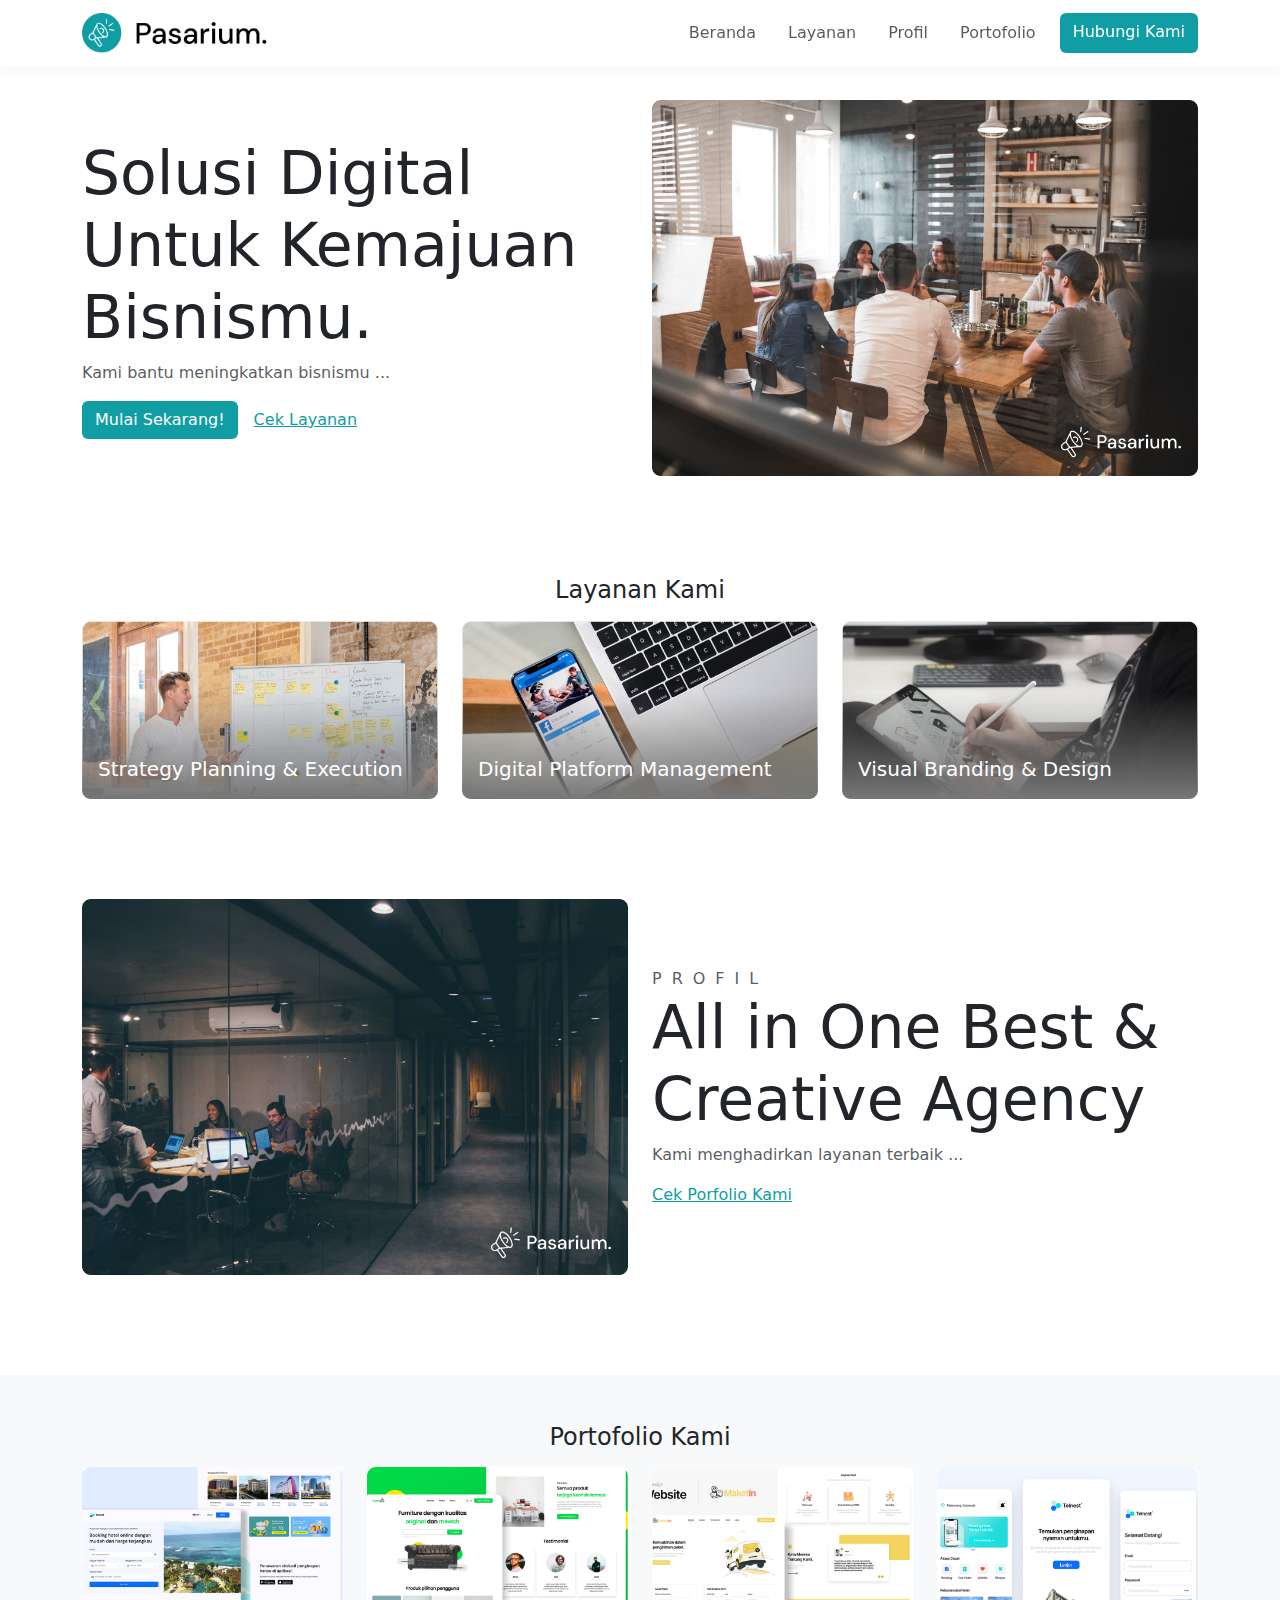
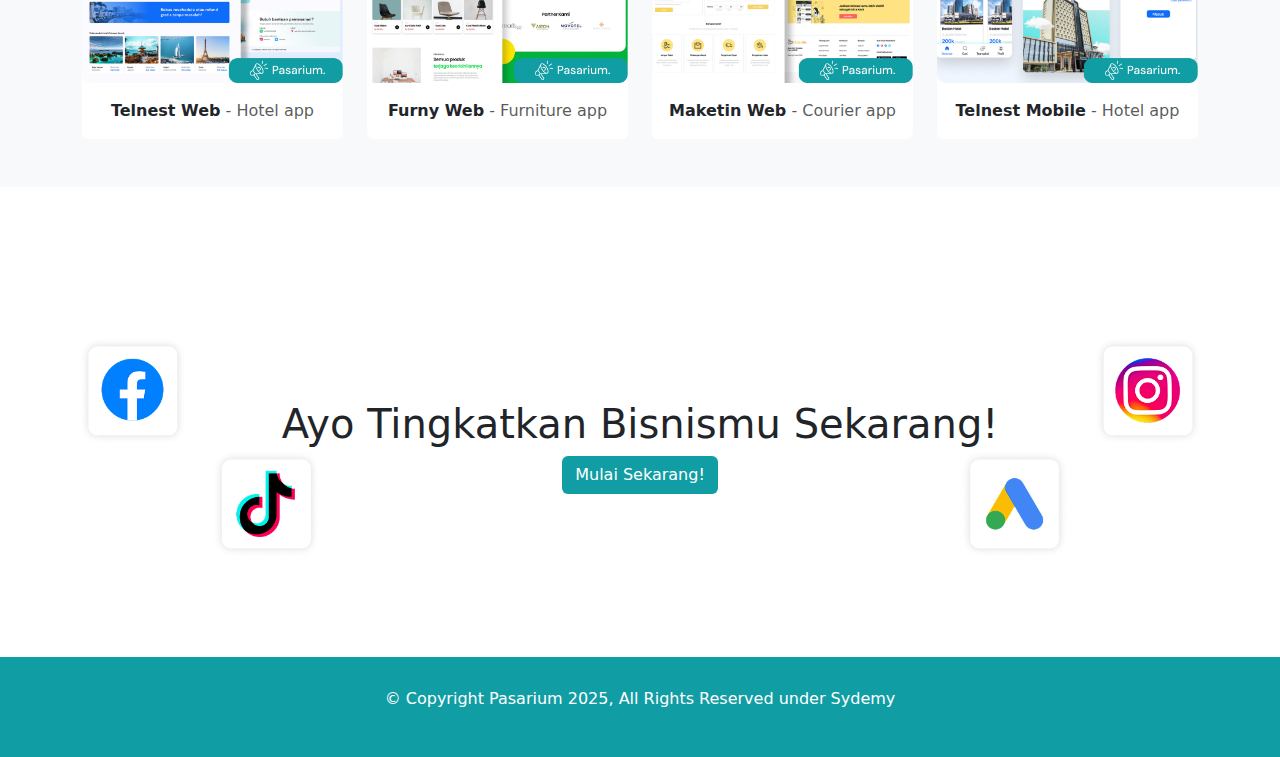
<file: index.html>
<!DOCTYPE html>
<html lang="en">
<!-- <!DOCTYPE html> = mendefinisikan bahwa ini adalah dokumen HTML5 -->
<!-- lang="en" = bahasa default dokumen adalah Inggris -->

<head>
    <meta charset="UTF-8">
    <!-- charset UTF-8 = standar encoding karakter supaya semua huruf, angka, dan simbol bisa tampil dengan benar -->

    <meta name="viewport" content="width=device-width, initial-scale=1.0">
    <!-- viewport = agar website responsive di semua perangkat, terutama mobile -->

    <title>Pasarium - Digital Agency</title>
    <!-- judul halaman yang tampil di tab browser -->

    <!-- favicon -->
    <link rel="shortcut icon" href="./assets/favicon.png" type="image/x-icon">
    <!-- favicon = ikon kecil yang muncul di tab browser -->

    <!-- my css -->
    <link rel="stylesheet" href="./style.css">
    <!-- memanggil file CSS buatan sendiri untuk styling custom -->

    <!-- bootstrap -->
    <link rel="stylesheet" href="https://cdn.jsdelivr.net/npm/bootstrap@5.3.8/dist/css/bootstrap.min.css">
    <!-- memanggil library Bootstrap CSS versi 5.3.8 -->

    <script src="https://cdn.jsdelivr.net/npm/bootstrap@5.3.8/dist/js/bootstrap.bundle.min.js"></script>
    <!-- memanggil JavaScript Bootstrap (sudah termasuk Popper.js) -->
</head>

<body>
    <!-- navbar -->
    <nav class="navbar navbar-expand-lg fixed-top">
        <!-- navbar Bootstrap dengan posisi fixed-top (selalu menempel di atas layar) -->
        <div class="container">
            <a class="navbar-brand" href="#"><img src="./assets/logo.png" alt=""></a>
            <!-- navbar-brand = logo perusahaan -->

            <button class="navbar-toggler" type="button" data-bs-toggle="collapse" data-bs-target="#navbarNavAltMarkup"
                aria-controls="navbarNavAltMarkup" aria-expanded="false" aria-label="Toggle navigation">
                <!-- tombol menu (hamburger) saat tampilan di HP/tablet -->
                <span class="navbar-toggler-icon"></span>
            </button>

            <div class="collapse navbar-collapse" id="navbarNavAltMarkup">
                <!-- menu akan collapse (disembunyikan) di layar kecil -->
                <div class="navbar-nav gap-3">
                    <!-- daftar menu navigasi -->
                    <a class="nav-link" aria-current="page" href="#">Beranda</a>
                    <a class="nav-link" href="#layanan">Layanan</a>
                    <a class="nav-link" href="#profil">Profil</a>
                    <a class="nav-link" href="#portofolio">Portofolio</a>
                    <a class="btn btn-utama" href="./contact.html">Hubungi Kami</a>
                </div>
            </div>
        </div>
    </nav>
    <!-- navbar -->

    <!-- hero -->
    <div id="hero">
        <!-- bagian hero (banner utama) -->
        <div class="container">
            <div class="row d-flex align-items-center">
                <div class="col-lg-6">
                    <!-- konten teks di sisi kiri -->
                    <h1>Solusi Digital Untuk Kemajuan Bisnismu.</h1>
                    <p class="text-muted">Kami bantu meningkatkan bisnismu ...</p>
                    <div class="action d-flex align-items-center">
                        <a class="btn btn-utama" href="./contact.html">Mulai Sekarang!</a>
                        <a class="ms-3 text-link" href="#layanan">Cek Layanan</a>
                    </div>
                </div>
                <div class="col-lg-6">
                    <!-- gambar di sisi kanan -->
                    <img src="./assets/img-hero.png" alt="">
                </div>
            </div>
        </div>
    </div>
    <!-- hero -->

    <!-- layanan -->
    <div id="layanan">
        <!-- bagian layanan perusahaan -->
        <div class="container">
            <h4 class="text-center">Layanan Kami</h4>
            <div class="row mt-3">
                <!-- setiap col-lg-4 = 3 kolom (grid 12/3=4) -->
                <div class="col-lg-4">
                    <div class="card">
                        <img src="./assets/img-layanan1.png" class="card-img" alt="layanan1">
                        <div class="card-img-overlay">
                            <h5 class="card-title">Strategy Planning & Execution</h5>
                        </div>
                    </div>
                </div>
                <div class="col-lg-4">
                    <div class="card">
                        <img src="./assets/img-layanan2.png" class="card-img" alt="layanan2">
                        <div class="card-img-overlay">
                            <h5 class="card-title">Digital Platform Management</h5>
                        </div>
                    </div>
                </div>
                <div class="col-lg-4">
                    <div class="card">
                        <img src="./assets/img-layanan3.png" class="card-img" alt="layanan3">
                        <div class="card-img-overlay">
                            <h5 class="card-title">Visual Branding & Design</h5>
                        </div>
                    </div>
                </div>
            </div>
        </div>
    </div>
    <!-- layanan -->

    <!-- profil -->
    <div id="profil">
        <!-- bagian profil perusahaan -->
        <div class="container">
            <div class="row d-flex align-items-center">
                <div class="col-lg-6">
                    <!-- gambar profil -->
                    <img src="./assets/img-profil.png" alt="profil">
                </div>
                <div class="col-lg-6">
                    <!-- teks deskripsi profil -->
                    <span class="text-muted">profil</span>
                    <h1>All in One Best & Creative Agency</h1>
                    <p class="text-muted">Kami menghadirkan layanan terbaik ...</p>
                    <a class="text-link" href="#portofolio">Cek Porfolio Kami</a>
                </div>
            </div>
        </div>
    </div>
    <!-- profil -->

    <!-- portofolio -->
    <div id="portofolio" class="bg-body-tertiary p-5">
        <!-- bagian portofolio -->
        <div class="container">
            <h4 class="text-center">Portofolio Kami</h4>
            <div class="row mt-3">
                <!-- setiap col-lg-3 = 4 kolom (grid 12/4=3) -->
                <div class="col-lg-3">
                    <div class="card">
                        <img src="./assets/img-port1.png" class="card-img-top" alt="port1">
                        <div class="card-body">
                            <p class="card-text"><b>Telnest Web</b> <span class="text-muted"> - Hotel app</span></p>
                        </div>
                    </div>
                </div>
                <div class="col-lg-3">
                    <div class="card">
                        <img src="./assets/img-port2.png" class="card-img-top" alt="port2">
                        <div class="card-body">
                            <p class="card-text"><b>Furny Web</b> <span class="text-muted"> - Furniture app</span></p>
                        </div>
                    </div>
                </div>
                <div class="col-lg-3">
                    <div class="card">
                        <img src="./assets/img-port3.png" class="card-img-top" alt="port3">
                        <div class="card-body">
                            <p class="card-text"><b>Maketin Web</b> <span class="text-muted"> - Courier app</span></p>
                        </div>
                    </div>
                </div>
                <div class="col-lg-3">
                    <div class="card">
                        <img src="./assets/img-port4.png" class="card-img-top" alt="port4">
                        <div class="card-body">
                            <p class="card-text"><b>Telnest Mobile</b> <span class="text-muted"> - Hotel app</span></p>
                        </div>
                    </div>
                </div>
            </div>
        </div>
    </div>
    <!-- portofolio -->

    <!-- cta -->
    <div id="cta">
        <!-- CTA (Call To Action) -->
        <div class="container bg">
            <div class="row">
                <div class="col">
                    <h1>Ayo Tingkatkan Bisnismu Sekarang!</h1>
                    <a class="btn btn-utama" href="./contact.html">Mulai Sekarang!</a>
                </div>
            </div>
        </div>
    </div>
    <!-- cta -->

    <!-- footer -->
    <footer>
        <!-- bagian footer -->
        <p>&copy; Copyright Pasarium 2025, All Rights Reserved under Sydemy</p>
    </footer>
    <!-- footer -->
</body>

</html>
</file>
<file: style.css>
/* utilities */
.btn-utama {
    background-color: #119DA4 !important;
    color: white !important;
}

.btn-utama:hover {
    box-shadow: 0 10px 10px rgba(12, 169, 143, 0.2);
    transform: scale(1.1);
    transition: all ease 300ms;
}

.text-link {
    color: #119DA4;
}

/* navbar */
.navbar {
    background-color: white;
    box-shadow: 0px 10px 10px rgba(0, 0, 0, 0.020);
}

.navbar-brand img {
    width: 70%;
}

.navbar-nav {
    margin-left: auto;
}

.nav-link:hover {
    color: #119DA4 !important;
    font-weight: bold;
    border-bottom: 2px solid #119DA4;
    transition: all ease 300ms;
}

/* navbar */

/* hero */
#hero {
    margin-top: 100px;
}

#hero h1 {
    font-size: 60px;
}

#hero img {
    width: 100%;
}

/* hero */

/* layanan */
#layanan {
    margin-top: 100px;
}

#layanan .card {
    border: none;
}

#layanan .card:hover {
    box-shadow: 0 10px 10px rgba(12, 169, 143, 0.2);
    transition: all ease 300ms;
    transform: scale(1.1);
}

#layanan .card-title {
    position: absolute;
    bottom: 10px;
    color: white;
}

/* layanan */

/* profil */
#profil {
    margin-top: 100px;
}

#profil img {
    width: 100%;
}

#profil span {
    letter-spacing: 10px;
    text-transform: uppercase;
}

#profil h1 {
    font-size: 60px;
}

#profil p {
    width: 90%;
    text-align: justify;
}

/* profil */

/* portofolio */
#portofolio {
    margin-top: 100px;
}

#portofolio .card {
    border: none;
    text-align: center;
}

/* portofolio */

/* cta */
#cta {
    margin-top: 100px;
}

#cta .bg {
    background-image: url(./assets/bg-cta.png);
    background-size: cover;
    height: 320px;
    display: flex;
    align-items: center;
    justify-content: center;
    text-align: center;
}

/* cta */

/* footer */
footer {
    margin-top: 50px;
    background-color: #119DA4;
    color: white;
    padding: 30px;
    text-align: center;
}

/* footer */


/* Mobile Responsive */
@media (max-width: 992px) {

    /* hero */
    #hero {
        text-align: center;
    }

    #hero h1 {
        font-size: 40px;
    }

    #hero img {
        margin-top: 30px;
    }

    #hero .action {
        justify-content: center;
    }

    /* hero */

    /* layanan */
    #layanan img {
        margin-top: 30px;
    }

    /* layanan */

    /* profil */
    #profil {
        text-align: center;
    }

    #profil img {
        margin-bottom: 30px;
    }

    #profil h1 {
        font-size: 40px;
    }

    #profil p {
        width: auto;
        text-align: center;
    }

    /* profil */

    /* portofolio */
    #portofolio .card {
        margin-top: 30px;
    }

    /* portofolio */

    /* cta */
    #cta .bg {
        background-image: none;
    }

    /* cta */
}
</file>
